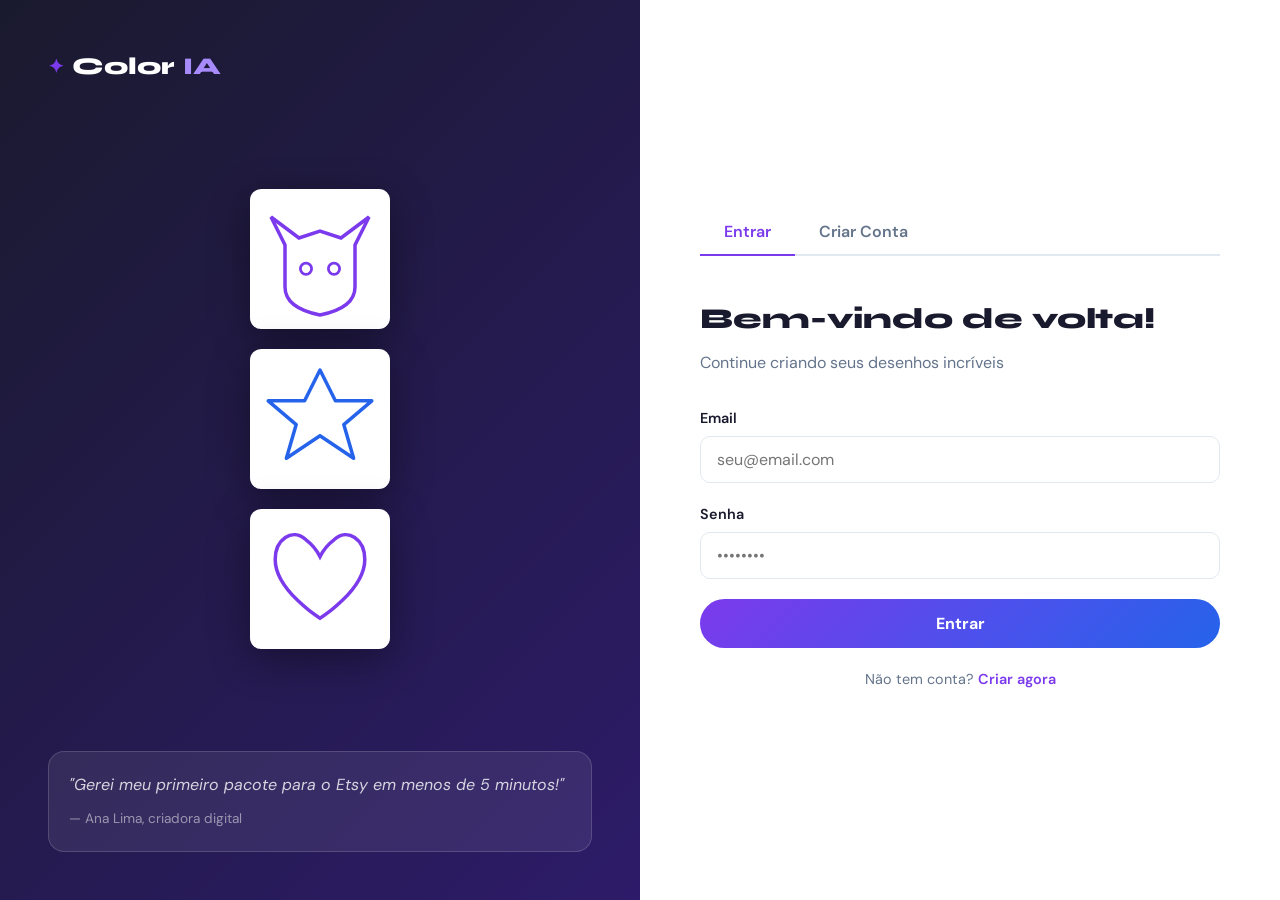
<file: templates/login.html>
<!DOCTYPE html>
<html lang="pt-BR">
<head>
  <meta charset="UTF-8">
  <meta name="viewport" content="width=device-width, initial-scale=1.0">
  <title>Entrar – ColorIA</title>
  <link rel="preconnect" href="https://fonts.googleapis.com">
  <link href="https://fonts.googleapis.com/css2?family=Syne:wght@400;600;700;800&family=DM+Sans:wght@300;400;500&display=swap" rel="stylesheet">
  <link rel="stylesheet" href="/static/css/main.css">
</head>
<body class="auth-body">

<div class="auth-container">
  <div class="auth-visual">
    <a href="/" class="logo logo-auth">
      <span class="logo-icon">✦</span>
      Color<span class="logo-accent">IA</span>
    </a>
    <div class="auth-drawings">
      <div class="auth-draw-card" style="--delay:0s">
        <svg viewBox="0 0 100 100"><rect width="100" height="100" fill="white" rx="8"/><path d="M25,70 L25,40 L15,20 L35,35 L50,30 L65,35 L85,20 L75,40 L75,70 Q75,85 50,90 Q25,85 25,70" fill="none" stroke="#7c3aed" stroke-width="2.5" stroke-linecap="round"/><circle cx="40" cy="57" r="4" fill="none" stroke="#7c3aed" stroke-width="2"/><circle cx="60" cy="57" r="4" fill="none" stroke="#7c3aed" stroke-width="2"/></svg>
      </div>
      <div class="auth-draw-card" style="--delay:0.3s">
        <svg viewBox="0 0 100 100"><rect width="100" height="100" fill="white" rx="8"/><path d="M50,15 L61,37 L87,37 L67,54 L74,78 L50,62 L26,78 L33,54 L13,37 L39,37 Z" fill="none" stroke="#2563eb" stroke-width="2.5" stroke-linejoin="round"/></svg>
      </div>
      <div class="auth-draw-card" style="--delay:0.6s">
        <svg viewBox="0 0 100 100"><rect width="100" height="100" fill="white" rx="8"/><path d="M50,78 C50,78 18,58 18,36 C18,22 30,13 40,22 C44,25 48,30 50,34 C52,30 56,25 60,22 C70,13 82,22 82,36 C82,58 50,78 50,78 Z" fill="none" stroke="#7c3aed" stroke-width="2.5"/></svg>
      </div>
    </div>
    <div class="auth-quote">
      <p>"Gerei meu primeiro pacote para o Etsy em menos de 5 minutos!"</p>
      <span>— Ana Lima, criadora digital</span>
    </div>
  </div>

  <div class="auth-form-side">
    <div class="auth-tabs">
      <button class="auth-tab active" id="tab-login" onclick="switchTab('login')">Entrar</button>
      <button class="auth-tab" id="tab-register" onclick="switchTab('register')">Criar Conta</button>
    </div>

    <!-- LOGIN -->
    <div class="auth-form" id="form-login">
      <h2>Bem-vindo de volta!</h2>
      <p class="auth-sub">Continue criando seus desenhos incríveis</p>
      <div id="login-error" class="form-error" style="display:none"></div>
      <div class="form-group">
        <label>Email</label>
        <input type="email" id="login-email" placeholder="seu@email.com">
      </div>
      <div class="form-group">
        <label>Senha</label>
        <input type="password" id="login-password" placeholder="••••••••">
      </div>
      <button class="btn-submit" onclick="doLogin()">
        <span id="login-btn-text">Entrar</span>
        <div class="spinner" id="login-spinner" style="display:none"></div>
      </button>
      <div class="auth-switch">
        Não tem conta? <a onclick="switchTab('register')">Criar agora</a>
      </div>
    </div>

    <!-- REGISTER -->
    <div class="auth-form" id="form-register" style="display:none">
      <h2>Comece a criar agora!</h2>
      <p class="auth-sub">5 gerações grátis por dia — sem cartão de crédito</p>
      <div id="register-error" class="form-error" style="display:none"></div>
      <div class="form-group">
        <label>Nome completo</label>
        <input type="text" id="reg-name" placeholder="Seu nome">
      </div>
      <div class="form-group">
        <label>Email</label>
        <input type="email" id="reg-email" placeholder="seu@email.com">
      </div>
      <div class="form-group">
        <label>Senha</label>
        <input type="password" id="reg-password" placeholder="Mínimo 6 caracteres">
      </div>
      <button class="btn-submit" onclick="doRegister()">
        <span id="reg-btn-text">Criar Conta Grátis</span>
        <div class="spinner" id="reg-spinner" style="display:none"></div>
      </button>
      <div class="auth-switch">
        Já tem conta? <a onclick="switchTab('login')">Entrar</a>
      </div>
    </div>
  </div>
</div>

<script>
  // Switch to register tab if #register in URL
  if (window.location.hash === '#register') {
    setTimeout(() => switchTab('register'), 100);
  }

  function switchTab(tab) {
    document.getElementById('form-login').style.display = tab === 'login' ? 'flex' : 'none';
    document.getElementById('form-register').style.display = tab === 'register' ? 'flex' : 'none';
    document.getElementById('tab-login').classList.toggle('active', tab === 'login');
    document.getElementById('tab-register').classList.toggle('active', tab === 'register');
  }

  async function doLogin() {
    const email = document.getElementById('login-email').value.trim();
    const password = document.getElementById('login-password').value;
    const errEl = document.getElementById('login-error');
    const btn = document.getElementById('login-btn-text');
    const spinner = document.getElementById('login-spinner');

    errEl.style.display = 'none';
    btn.style.display = 'none';
    spinner.style.display = 'block';

    try {
      const res = await fetch('/login', {
        method: 'POST',
        headers: { 'Content-Type': 'application/json' },
        body: JSON.stringify({ email, password })
      });
      const data = await res.json();
      if (data.success) {
        window.location.href = data.redirect;
      } else {
        errEl.textContent = data.error;
        errEl.style.display = 'block';
      }
    } catch(e) {
      errEl.textContent = 'Erro de conexão. Tente novamente.';
      errEl.style.display = 'block';
    } finally {
      btn.style.display = 'inline';
      spinner.style.display = 'none';
    }
  }

  async function doRegister() {
    const name = document.getElementById('reg-name').value.trim();
    const email = document.getElementById('reg-email').value.trim();
    const password = document.getElementById('reg-password').value;
    const errEl = document.getElementById('register-error');
    const btn = document.getElementById('reg-btn-text');
    const spinner = document.getElementById('reg-spinner');

    errEl.style.display = 'none';
    if (!name || !email || !password) {
      errEl.textContent = 'Preencha todos os campos.';
      errEl.style.display = 'block';
      return;
    }

    btn.style.display = 'none';
    spinner.style.display = 'block';

    try {
      const res = await fetch('/register', {
        method: 'POST',
        headers: { 'Content-Type': 'application/json' },
        body: JSON.stringify({ name, email, password })
      });
      const data = await res.json();
      if (data.success) {
        window.location.href = data.redirect;
      } else {
        errEl.textContent = data.error;
        errEl.style.display = 'block';
      }
    } catch(e) {
      errEl.textContent = 'Erro de conexão. Tente novamente.';
      errEl.style.display = 'block';
    } finally {
      btn.style.display = 'inline';
      spinner.style.display = 'none';
    }
  }

  // Enter key support
  document.addEventListener('keydown', (e) => {
    if (e.key === 'Enter') {
      const loginVisible = document.getElementById('form-login').style.display !== 'none';
      if (loginVisible) doLogin();
      else doRegister();
    }
  });
</script>
</body>
</html>
</file>
<file: static/css/main.css>
/* ─── VARIABLES ─────────────────────────────────────────────── */
:root {
  --primary: #7c3aed;
  --primary-light: #8b5cf6;
  --primary-dark: #6d28d9;
  --accent: #2563eb;
  --accent-light: #3b82f6;
  --gold: #f59e0b;
  --bg: #fafaf9;
  --bg-card: #ffffff;
  --text: #1a1a2e;
  --text-muted: #64748b;
  --border: #e2e8f0;
  --border-light: #f1f5f9;
  --shadow-sm: 0 1px 3px rgba(0,0,0,0.08);
  --shadow: 0 4px 20px rgba(0,0,0,0.10);
  --shadow-lg: 0 20px 60px rgba(0,0,0,0.15);
  --radius: 16px;
  --radius-sm: 10px;
  --font-head: 'Syne', sans-serif;
  --font-body: 'DM Sans', sans-serif;
}

* { margin: 0; padding: 0; box-sizing: border-box; }

html { scroll-behavior: smooth; }

body {
  font-family: var(--font-body);
  background: var(--bg);
  color: var(--text);
  line-height: 1.6;
  overflow-x: hidden;
}

/* ─── NAV ───────────────────────────────────────────────────── */
.nav {
  position: fixed; top: 0; left: 0; right: 0; z-index: 100;
  background: rgba(250,250,249,0.85);
  backdrop-filter: blur(20px);
  border-bottom: 1px solid var(--border);
}

.nav-inner {
  max-width: 1200px; margin: 0 auto;
  padding: 0 24px;
  height: 64px;
  display: flex; align-items: center; justify-content: space-between;
}

.logo {
  font-family: var(--font-head);
  font-size: 1.5rem;
  font-weight: 800;
  color: var(--text);
  text-decoration: none;
  display: flex; align-items: center; gap: 8px;
}

.logo-icon { color: var(--primary); font-size: 1.2rem; }
.logo-accent { color: var(--primary); }

.nav-links { display: flex; align-items: center; gap: 24px; }
.nav-links a { 
  text-decoration: none; color: var(--text-muted);
  font-size: 0.9rem; font-weight: 500;
  transition: color 0.2s;
}
.nav-links a:hover { color: var(--text); }

.btn-nav {
  background: var(--primary) !important;
  color: white !important;
  padding: 8px 20px !important;
  border-radius: 50px !important;
  font-weight: 600 !important;
  transition: all 0.2s !important;
}
.btn-nav:hover { background: var(--primary-dark) !important; transform: translateY(-1px); }

.btn-nav-outline {
  border: 1.5px solid var(--border) !important;
  color: var(--text) !important;
  padding: 7px 18px !important;
  border-radius: 50px !important;
  font-weight: 500 !important;
}

/* ─── HERO ──────────────────────────────────────────────────── */
.hero {
  min-height: 100vh;
  display: grid; grid-template-columns: 1fr 1fr;
  align-items: center;
  gap: 60px;
  max-width: 1200px; margin: 0 auto;
  padding: 100px 24px 60px;
  position: relative;
}

.hero-bg {
  position: fixed; inset: 0; pointer-events: none; z-index: -1;
  overflow: hidden;
}

.orb {
  position: absolute; border-radius: 50%;
  filter: blur(80px); opacity: 0.25;
}

.orb-1 { width: 600px; height: 600px; background: var(--primary); top: -200px; right: -100px; animation: float 8s ease-in-out infinite; }
.orb-2 { width: 400px; height: 400px; background: var(--accent); bottom: 100px; left: -150px; animation: float 10s ease-in-out infinite reverse; }
.orb-3 { width: 300px; height: 300px; background: #ec4899; top: 40%; right: 30%; animation: float 12s ease-in-out infinite 2s; }

@keyframes float {
  0%, 100% { transform: translateY(0px); }
  50% { transform: translateY(-30px); }
}

.hero-badge {
  display: inline-flex; align-items: center; gap: 8px;
  background: rgba(124,58,237,0.08);
  border: 1px solid rgba(124,58,237,0.2);
  color: var(--primary);
  padding: 6px 16px; border-radius: 50px;
  font-size: 0.85rem; font-weight: 600;
  margin-bottom: 24px;
  animation: fadeUp 0.6s ease both;
}

.hero-title {
  font-family: var(--font-head);
  font-size: clamp(2.8rem, 5vw, 4.5rem);
  font-weight: 800;
  line-height: 1.1;
  color: var(--text);
  animation: fadeUp 0.6s 0.1s ease both;
}

.hero-highlight {
  background: linear-gradient(135deg, var(--primary), var(--accent));
  -webkit-background-clip: text;
  -webkit-text-fill-color: transparent;
  background-clip: text;
}

.hero-sub {
  font-size: 1.1rem; color: var(--text-muted);
  max-width: 480px;
  margin: 20px 0 36px;
  animation: fadeUp 0.6s 0.2s ease both;
}

.hero-cta {
  display: flex; align-items: center; gap: 16px;
  margin-bottom: 48px;
  animation: fadeUp 0.6s 0.3s ease both;
}

.btn-primary {
  display: inline-flex; align-items: center; gap: 10px;
  background: linear-gradient(135deg, var(--primary), var(--accent));
  color: white; border: none;
  padding: 14px 28px; border-radius: 50px;
  font-family: var(--font-body); font-size: 1rem; font-weight: 600;
  text-decoration: none; cursor: pointer;
  transition: all 0.3s;
  box-shadow: 0 4px 20px rgba(124,58,237,0.3);
}
.btn-primary:hover { transform: translateY(-2px); box-shadow: 0 8px 30px rgba(124,58,237,0.4); }
.btn-primary.btn-lg { padding: 16px 36px; font-size: 1.1rem; }

.btn-ghost {
  display: inline-flex; align-items: center;
  color: var(--text-muted); text-decoration: none;
  font-weight: 500; padding: 14px 8px;
  transition: color 0.2s;
}
.btn-ghost:hover { color: var(--text); }

.hero-stats {
  display: flex; align-items: center; gap: 24px;
  animation: fadeUp 0.6s 0.4s ease both;
}
.stat { display: flex; flex-direction: column; }
.stat strong { font-family: var(--font-head); font-size: 1.3rem; color: var(--text); }
.stat span { font-size: 0.8rem; color: var(--text-muted); }
.stat-divider { width: 1px; height: 36px; background: var(--border); }

/* HERO VISUAL */
.hero-visual { animation: fadeUp 0.8s 0.3s ease both; }

.preview-card {
  background: white;
  border-radius: 20px;
  border: 1px solid var(--border);
  box-shadow: var(--shadow-lg);
  overflow: hidden;
  max-width: 480px;
}

.preview-header {
  display: flex; align-items: center; gap: 8px;
  padding: 14px 20px;
  background: var(--border-light);
  border-bottom: 1px solid var(--border);
  font-size: 0.85rem; color: var(--text-muted);
}
.dot { width: 10px; height: 10px; border-radius: 50%; }
.dot.red { background: #ef4444; }
.dot.yellow { background: #f59e0b; }
.dot.green { background: #22c55e; }
.preview-header span { margin-left: 8px; font-weight: 500; }

.preview-body { padding: 24px; }

.preview-input {
  background: var(--border-light);
  border: 1px solid var(--border);
  border-radius: var(--radius-sm);
  padding: 12px 16px; margin-bottom: 20px;
}
.preview-label { font-size: 0.75rem; color: var(--text-muted); display: block; margin-bottom: 4px; }
.preview-text { font-size: 0.95rem; color: var(--text); }
.typing::after { content: '|'; animation: blink 1s step-end infinite; }
@keyframes blink { 0%,100% { opacity: 1; } 50% { opacity: 0; } }

.preview-drawings {
  display: grid; grid-template-columns: repeat(3, 1fr);
  gap: 10px; margin-bottom: 20px;
}
.mini-drawing {
  border: 1.5px solid var(--border);
  border-radius: 8px; overflow: hidden;
  aspect-ratio: 1;
  transition: transform 0.2s;
}
.mini-drawing:hover { transform: scale(1.05); }
.mini-drawing svg { width: 100%; height: 100%; }

.preview-btn {
  background: linear-gradient(135deg, var(--primary), var(--accent));
  color: white; text-align: center;
  padding: 12px; border-radius: var(--radius-sm);
  font-weight: 600; font-size: 0.95rem;
  cursor: pointer;
}

/* ─── SECTIONS SHARED ───────────────────────────────────────── */
.container { max-width: 1200px; margin: 0 auto; padding: 0 24px; }

.section-tag {
  display: inline-block;
  background: rgba(124,58,237,0.08);
  border: 1px solid rgba(124,58,237,0.2);
  color: var(--primary);
  padding: 4px 14px; border-radius: 50px;
  font-size: 0.8rem; font-weight: 600;
  text-transform: uppercase; letter-spacing: 0.05em;
  margin-bottom: 16px;
}

.section-title {
  font-family: var(--font-head);
  font-size: clamp(1.8rem, 3vw, 2.8rem);
  font-weight: 800;
  line-height: 1.2;
  margin-bottom: 48px;
}

/* ─── FEATURES ──────────────────────────────────────────────── */
.features {
  padding: 100px 0;
  background: var(--bg);
}

.features-grid {
  display: grid;
  grid-template-columns: repeat(3, 1fr);
  grid-template-rows: auto auto;
  gap: 20px;
}

.feature-card {
  background: white;
  border: 1px solid var(--border);
  border-radius: var(--radius);
  padding: 32px;
  transition: all 0.3s;
}
.feature-card:hover {
  transform: translateY(-4px);
  box-shadow: var(--shadow);
  border-color: rgba(124,58,237,0.2);
}

.feature-large { grid-column: span 2; }
.feature-wide { grid-column: span 2; }

.feature-icon { font-size: 2rem; margin-bottom: 16px; }
.feature-card h3 {
  font-family: var(--font-head);
  font-size: 1.2rem; font-weight: 700;
  margin-bottom: 10px;
}
.feature-card p { color: var(--text-muted); font-size: 0.95rem; line-height: 1.6; }

.feature-tags {
  display: flex; flex-wrap: wrap; gap: 8px;
  margin-top: 16px;
}
.feature-tags span {
  background: var(--border-light);
  padding: 4px 12px; border-radius: 50px;
  font-size: 0.8rem; color: var(--text-muted);
}

/* ─── HOW IT WORKS ──────────────────────────────────────────── */
.how {
  padding: 100px 0;
  background: linear-gradient(135deg, rgba(124,58,237,0.04), rgba(37,99,235,0.04));
}

.steps {
  display: flex; align-items: center; justify-content: center;
  gap: 24px;
}

.step {
  background: white;
  border: 1px solid var(--border);
  border-radius: var(--radius);
  padding: 36px 28px;
  text-align: center; flex: 1;
  transition: all 0.3s;
}
.step:hover { box-shadow: var(--shadow); transform: translateY(-4px); }

.step-num {
  font-family: var(--font-head);
  font-size: 3rem; font-weight: 800;
  color: transparent;
  -webkit-text-stroke: 2px var(--primary);
  margin-bottom: 16px;
}
.step h3 { font-family: var(--font-head); font-size: 1.3rem; margin-bottom: 10px; }
.step p { color: var(--text-muted); font-size: 0.95rem; }

.step-arrow {
  font-size: 2rem; color: var(--border);
  flex-shrink: 0;
}

/* ─── PRICING PREVIEW ───────────────────────────────────────── */
.pricing-preview {
  padding: 100px 0;
}

.plans-preview {
  display: grid; grid-template-columns: 1fr 1fr;
  gap: 24px; max-width: 700px; margin: 0 auto;
}

.plan-card {
  background: white;
  border: 1px solid var(--border);
  border-radius: var(--radius);
  padding: 36px; position: relative;
  transition: all 0.3s;
}
.plan-card:hover { box-shadow: var(--shadow); }

.plan-featured {
  border: 2px solid var(--primary);
  background: linear-gradient(135deg, rgba(124,58,237,0.02), rgba(37,99,235,0.02));
}
.plan-badge {
  position: absolute; top: -14px; left: 50%; transform: translateX(-50%);
  background: linear-gradient(135deg, var(--primary), var(--accent));
  color: white; padding: 4px 16px; border-radius: 50px;
  font-size: 0.8rem; font-weight: 700; white-space: nowrap;
}

.plan-name { font-family: var(--font-head); font-size: 1.2rem; font-weight: 700; margin-bottom: 8px; }
.plan-price { font-family: var(--font-head); font-size: 2.5rem; font-weight: 800; color: var(--primary); margin-bottom: 24px; }
.plan-price span { font-size: 1rem; color: var(--text-muted); font-weight: 400; }

.plan-features { list-style: none; margin-bottom: 28px; }
.plan-features li {
  padding: 8px 0;
  border-bottom: 1px solid var(--border-light);
  font-size: 0.9rem;
  color: var(--text-muted);
}
.plan-features li:last-child { border: none; }

.btn-plan {
  display: block; text-align: center;
  background: linear-gradient(135deg, var(--primary), var(--accent));
  color: white; padding: 12px; border-radius: 50px;
  font-weight: 600; text-decoration: none;
  transition: all 0.2s;
}
.btn-plan:hover { transform: translateY(-2px); box-shadow: 0 6px 20px rgba(124,58,237,0.3); }

.btn-plan-ghost {
  display: block; text-align: center;
  border: 1.5px solid var(--border);
  color: var(--text-muted); padding: 12px; border-radius: 50px;
  font-weight: 600; text-decoration: none;
  transition: all 0.2s;
}
.btn-plan-ghost:hover { border-color: var(--primary); color: var(--primary); }

/* ─── CTA SECTION ───────────────────────────────────────────── */
.cta-section { padding: 80px 0 120px; }

.cta-box {
  background: linear-gradient(135deg, var(--primary), var(--accent));
  border-radius: 24px;
  padding: 80px 60px;
  text-align: center;
  position: relative; overflow: hidden;
}

.cta-orb {
  position: absolute; width: 400px; height: 400px;
  background: rgba(255,255,255,0.1);
  border-radius: 50%;
  top: -200px; right: -100px;
}

.cta-box h2 {
  font-family: var(--font-head);
  font-size: 2.5rem; font-weight: 800;
  color: white; margin-bottom: 16px;
}
.cta-box p { color: rgba(255,255,255,0.8); font-size: 1.1rem; margin-bottom: 36px; }
.cta-box .btn-primary {
  background: white;
  color: var(--primary);
  box-shadow: 0 4px 20px rgba(0,0,0,0.2);
}
.cta-box .btn-primary:hover { box-shadow: 0 8px 30px rgba(0,0,0,0.3); }

/* ─── FOOTER ────────────────────────────────────────────────── */
.footer {
  background: var(--text); color: rgba(255,255,255,0.6);
  padding: 40px 0;
}
.footer-inner {
  display: flex; align-items: center; justify-content: space-between;
  flex-wrap: wrap; gap: 20px;
}
.footer .logo { color: white; }
.footer .logo-icon, .footer .logo-accent { color: #a78bfa; }
.footer-links { display: flex; gap: 24px; }
.footer-links a { color: rgba(255,255,255,0.5); text-decoration: none; font-size: 0.9rem; }
.footer-links a:hover { color: white; }

/* ─── AUTH PAGE ─────────────────────────────────────────────── */
.auth-body { background: white; }

.auth-container {
  display: grid; grid-template-columns: 1fr 1fr;
  min-height: 100vh;
}

.auth-visual {
  background: linear-gradient(135deg, #1a1a2e, #2d1b69);
  padding: 48px; display: flex; flex-direction: column;
  justify-content: space-between; position: relative; overflow: hidden;
}

.logo-auth { color: white; }
.logo-auth .logo-accent { color: #a78bfa; }

.auth-drawings {
  display: flex; flex-direction: column; gap: 20px;
  align-items: center; flex: 1; justify-content: center;
}

.auth-draw-card {
  width: 140px; height: 140px;
  border-radius: 16px;
  box-shadow: 0 10px 40px rgba(0,0,0,0.4);
  animation: floatCard 6s ease-in-out infinite;
  animation-delay: var(--delay);
}
@keyframes floatCard {
  0%,100% { transform: translateY(0) rotate(0deg); }
  50% { transform: translateY(-15px) rotate(3deg); }
}

.auth-quote {
  background: rgba(255,255,255,0.08);
  border: 1px solid rgba(255,255,255,0.15);
  border-radius: 16px; padding: 20px;
  color: rgba(255,255,255,0.8);
}
.auth-quote p { font-style: italic; margin-bottom: 8px; }
.auth-quote span { font-size: 0.85rem; color: rgba(255,255,255,0.5); }

.auth-form-side {
  padding: 64px 60px; display: flex; flex-direction: column;
  justify-content: center;
}

.auth-tabs {
  display: flex; gap: 0; margin-bottom: 40px;
  border-bottom: 2px solid var(--border);
}
.auth-tab {
  background: none; border: none; cursor: pointer;
  padding: 12px 24px; font-family: var(--font-body);
  font-size: 1rem; font-weight: 600; color: var(--text-muted);
  border-bottom: 2px solid transparent; margin-bottom: -2px;
  transition: all 0.2s;
}
.auth-tab.active { color: var(--primary); border-bottom-color: var(--primary); }

.auth-form {
  display: flex; flex-direction: column; gap: 0;
}
.auth-form h2 {
  font-family: var(--font-head); font-size: 1.8rem; font-weight: 800; margin-bottom: 8px;
}
.auth-sub { color: var(--text-muted); margin-bottom: 32px; }

.form-group {
  display: flex; flex-direction: column; gap: 6px; margin-bottom: 20px;
}
.form-group label { font-size: 0.9rem; font-weight: 600; color: var(--text); }
.form-group input, .form-group textarea {
  padding: 12px 16px;
  border: 1.5px solid var(--border);
  border-radius: var(--radius-sm);
  font-family: var(--font-body); font-size: 1rem;
  transition: border-color 0.2s; outline: none;
  background: white; color: var(--text);
  resize: none;
}
.form-group input:focus, .form-group textarea:focus {
  border-color: var(--primary);
  box-shadow: 0 0 0 3px rgba(124,58,237,0.1);
}

.btn-submit {
  background: linear-gradient(135deg, var(--primary), var(--accent));
  color: white; border: none; cursor: pointer;
  padding: 14px; border-radius: 50px;
  font-family: var(--font-body); font-size: 1rem; font-weight: 700;
  transition: all 0.3s; margin-bottom: 20px;
  display: flex; align-items: center; justify-content: center; gap: 10px;
}
.btn-submit:hover { transform: translateY(-2px); box-shadow: 0 6px 20px rgba(124,58,237,0.3); }

.form-error {
  background: #fef2f2; border: 1px solid #fecaca;
  color: #dc2626; padding: 12px 16px; border-radius: var(--radius-sm);
  font-size: 0.9rem; margin-bottom: 16px;
}

.auth-switch { font-size: 0.9rem; color: var(--text-muted); text-align: center; }
.auth-switch a { color: var(--primary); font-weight: 600; cursor: pointer; }

/* ─── PRICING PAGE ──────────────────────────────────────────── */
.pricing-page { padding: 120px 0 80px; }
.pricing-sub { color: var(--text-muted); font-size: 1.1rem; margin-top: -32px; margin-bottom: 56px; }

.pricing-grid {
  display: grid; grid-template-columns: 1fr 1fr;
  gap: 24px; max-width: 820px; margin: 0 auto 80px;
}

.pricing-card {
  background: white; border: 1px solid var(--border);
  border-radius: 24px; padding: 40px;
  position: relative; transition: all 0.3s;
}
.pricing-card:hover { box-shadow: var(--shadow-lg); }
.pricing-card-premium { border: 2px solid var(--primary); }
.pricing-popular-badge {
  position: absolute; top: -16px; left: 50%; transform: translateX(-50%);
  background: linear-gradient(135deg, var(--primary), var(--accent));
  color: white; padding: 5px 20px; border-radius: 50px;
  font-size: 0.85rem; font-weight: 700; white-space: nowrap;
}

.pricing-card-header { text-align: center; margin-bottom: 32px; }
.plan-emoji { font-size: 2.5rem; margin-bottom: 12px; }
.pricing-card-header h2 {
  font-family: var(--font-head); font-size: 1.4rem; font-weight: 800; margin-bottom: 16px;
}

.price-display { margin-bottom: 8px; }
.price-amount { font-family: var(--font-head); font-size: 3rem; font-weight: 800; color: var(--primary); }
.price-period { color: var(--text-muted); font-size: 0.9rem; }
.price-annual { font-size: 0.85rem; color: var(--text-muted); }

.pricing-features { list-style: none; margin-bottom: 32px; }
.pricing-features li {
  display: flex; align-items: center; gap: 10px;
  padding: 10px 0; border-bottom: 1px solid var(--border-light);
  font-size: 0.95rem;
}
.pricing-features li:last-child { border: none; }
.feat-yes span { color: #22c55e; font-weight: 700; }
.feat-no { color: var(--text-muted); }
.feat-no span { color: #ef4444; }

.btn-pricing {
  display: block; text-align: center; width: 100%;
  background: linear-gradient(135deg, var(--primary), var(--accent));
  color: white; padding: 14px; border-radius: 50px;
  font-family: var(--font-body); font-size: 1rem; font-weight: 700;
  text-decoration: none; cursor: pointer; border: none;
  transition: all 0.3s; margin-bottom: 12px;
}
.btn-pricing:hover { transform: translateY(-2px); box-shadow: 0 8px 25px rgba(124,58,237,0.35); }

.btn-pricing-ghost {
  display: block; text-align: center; width: 100%;
  border: 1.5px solid var(--border);
  color: var(--text-muted); padding: 13px; border-radius: 50px;
  font-weight: 600; text-decoration: none;
  transition: all 0.2s; margin-bottom: 12px;
}
.btn-pricing-ghost:hover { border-color: var(--primary); color: var(--primary); }

.pricing-note { text-align: center; font-size: 0.8rem; color: var(--text-muted); }
.current-plan-badge {
  text-align: center; color: #22c55e;
  font-weight: 700; padding: 14px; border: 2px solid #22c55e;
  border-radius: 50px; margin-bottom: 12px;
}

.faq-section { max-width: 820px; margin: 0 auto; }
.faq-section h2 {
  font-family: var(--font-head); font-size: 1.8rem; font-weight: 800;
  margin-bottom: 32px; text-align: center;
}
.faq-grid { display: grid; grid-template-columns: 1fr 1fr; gap: 20px; }
.faq-item {
  background: white; border: 1px solid var(--border);
  border-radius: var(--radius); padding: 24px;
}
.faq-item h4 { font-family: var(--font-head); font-size: 1rem; font-weight: 700; margin-bottom: 10px; }
.faq-item p { color: var(--text-muted); font-size: 0.9rem; }

/* ─── TOAST ─────────────────────────────────────────────────── */
.toast {
  position: fixed; top: 80px; right: 20px; z-index: 9999;
  padding: 14px 20px; border-radius: var(--radius-sm);
  font-weight: 600; font-size: 0.95rem;
  animation: slideIn 0.3s ease;
  box-shadow: var(--shadow);
}
.toast-success { background: #f0fdf4; border: 1px solid #86efac; color: #166534; }
.toast-error { background: #fef2f2; border: 1px solid #fca5a5; color: #991b1b; }
@keyframes slideIn { from { transform: translateX(100px); opacity: 0; } to { transform: translateX(0); opacity: 1; } }

/* ─── SPINNER ───────────────────────────────────────────────── */
.spinner {
  width: 20px; height: 20px;
  border: 2.5px solid rgba(255,255,255,0.3);
  border-top-color: white;
  border-radius: 50%;
  animation: spin 0.7s linear infinite;
}
@keyframes spin { to { transform: rotate(360deg); } }

/* ─── ANIMATIONS ────────────────────────────────────────────── */
@keyframes fadeUp {
  from { opacity: 0; transform: translateY(30px); }
  to { opacity: 1; transform: translateY(0); }
}

/* ─── RESPONSIVE ────────────────────────────────────────────── */
@media (max-width: 768px) {
  .hero { grid-template-columns: 1fr; padding-top: 80px; gap: 40px; }
  .hero-visual { display: none; }
  .features-grid { grid-template-columns: 1fr; }
  .feature-large, .feature-wide { grid-column: span 1; }
  .steps { flex-direction: column; }
  .step-arrow { transform: rotate(90deg); }
  .plans-preview, .pricing-grid { grid-template-columns: 1fr; }
  .faq-grid { grid-template-columns: 1fr; }
  .auth-container { grid-template-columns: 1fr; }
  .auth-visual { display: none; }
  .auth-form-side { padding: 40px 24px; }
  .hero-cta { flex-direction: column; align-items: flex-start; }
  .nav-links { gap: 12px; }
  .nav-links a:not(.btn-nav):not(.btn-nav-outline) { display: none; }
  .cta-box { padding: 48px 24px; }
  .footer-inner { flex-direction: column; text-align: center; }
}
</file>
